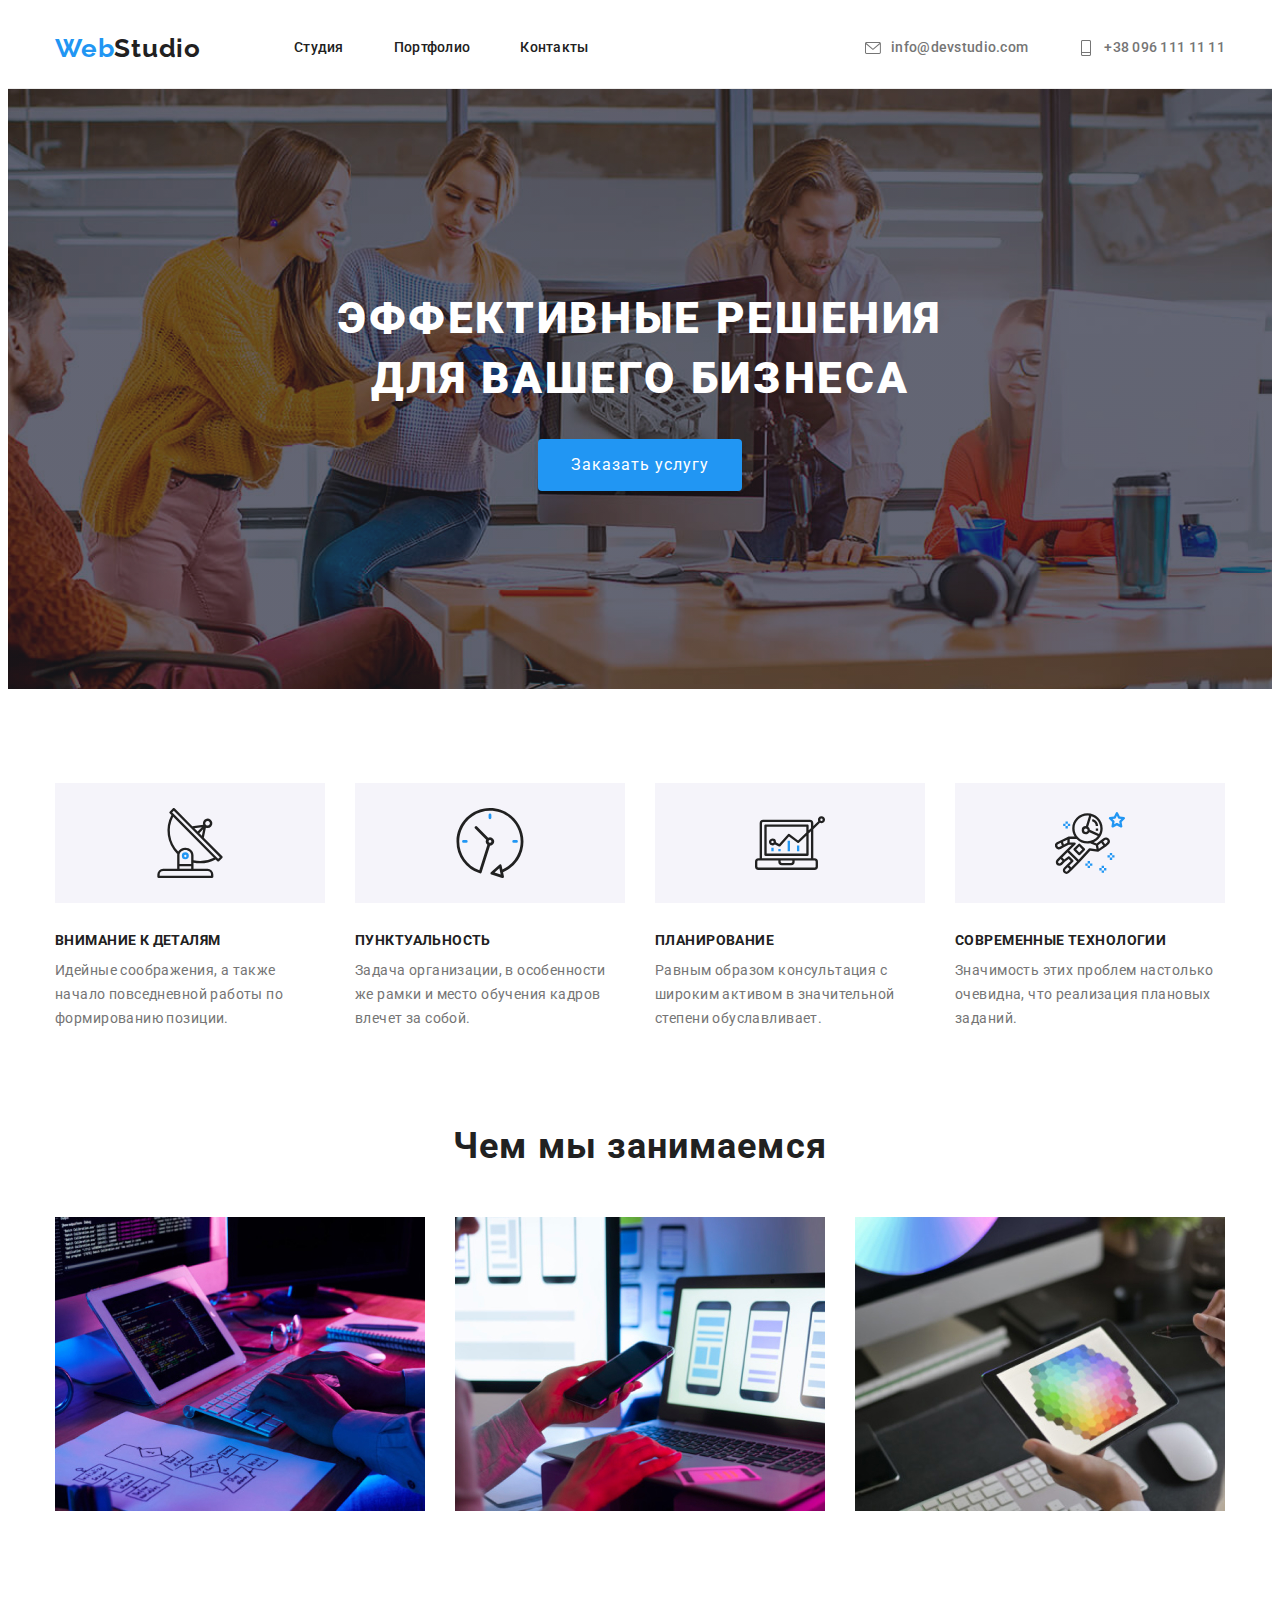
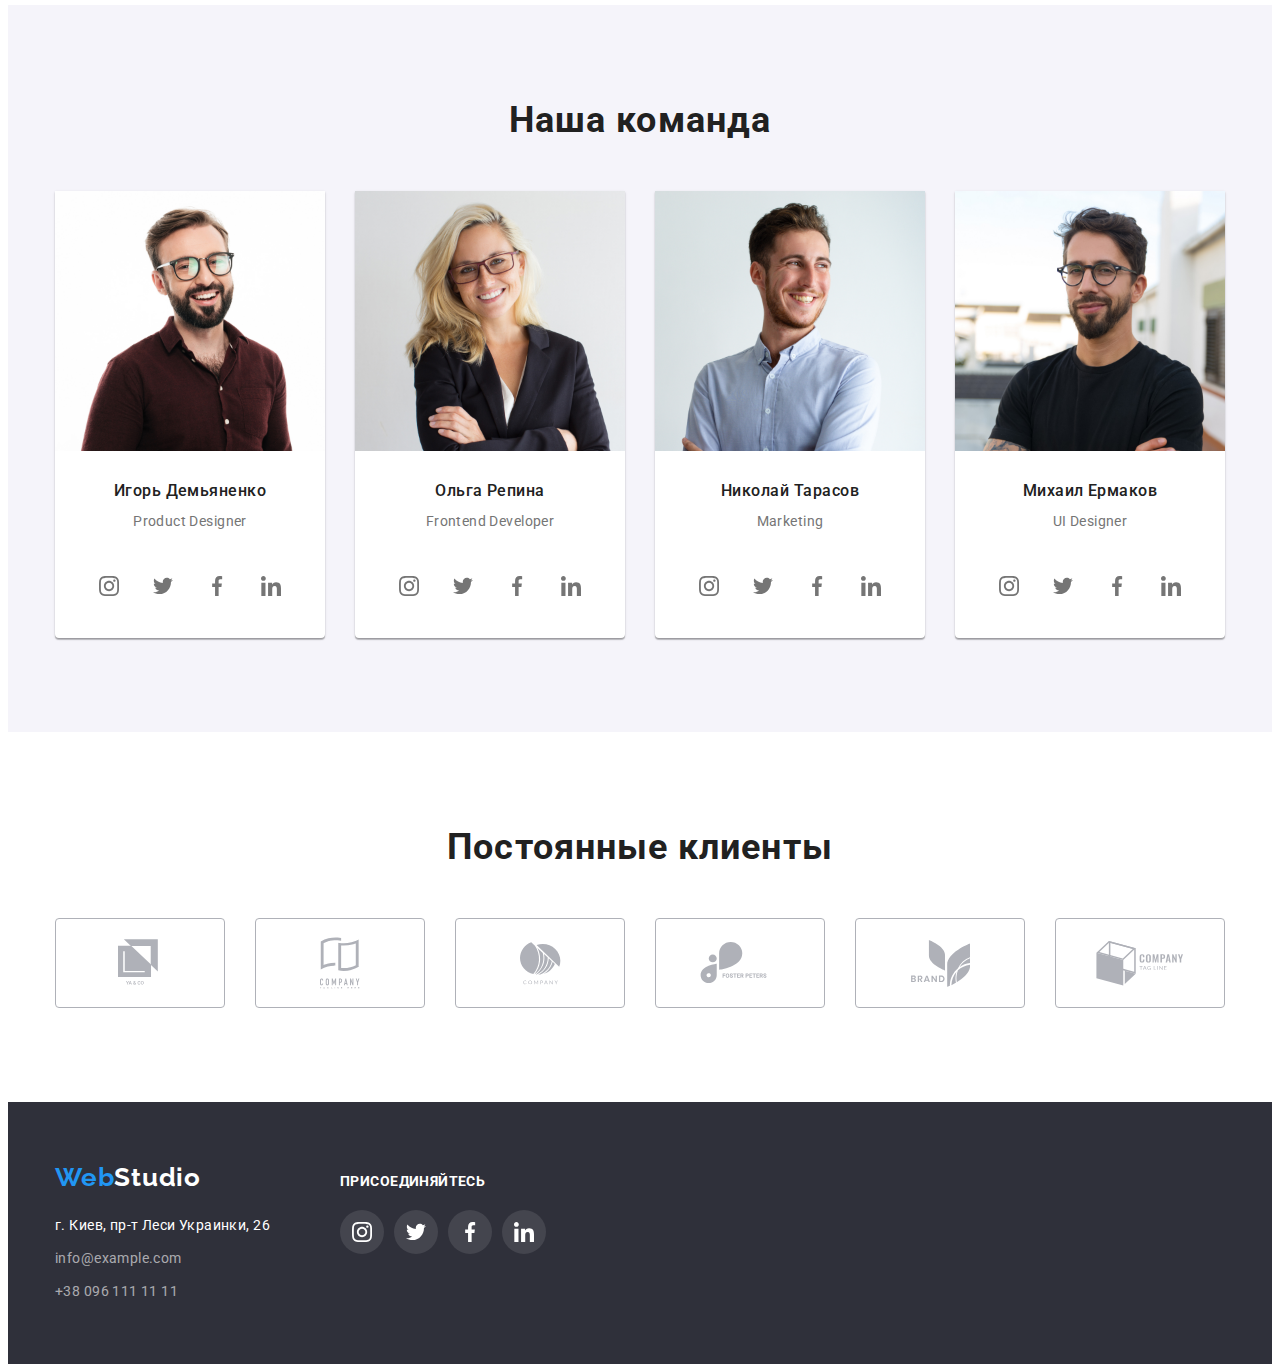
<file: index.html>
<!DOCTYPE html>
<html lang="ru">
<head>
    <meta charset="UTF-8">
    <meta name="viewport" content="width=device-width, initial-scale=1.0">
    <title>WebStudio</title>
    <link href="https://fonts.googleapis.com/css2?family=Roboto:wght@400;500;700;900&display=swap" rel="stylesheet">
    <link rel="stylesheet" href="https://cdnjs.cloudflare.com/ajax/libs/modern-normalize/1.0.0/modern-normalize.min.css"
        integrity="sha512-ISS7cAi1PEhQ8jnbJpJZMd29NlhNj4AWYyLOSp2CE/CsHxTCu+r+t0D2yoJudVrd0/8fTVPUVDzY5Tvli75u/g=="
        crossorigin="anonymous" />
    <link rel="stylesheet" href="./css/style.css">
    <link rel="stylesheet" href="./css/sprite.css">
</head>
<body>
    <header class="navigation">
        <nav class="container main-nav">
            <a href="./index.html" class="logo">
                <span class="logo logo-web">Web</span>Studio
            </a>

            <ul class="site-nav list">
                <li class="item">
                    <a href="./index.html" class="link menu-link">Студия</a>
                </li>
                <li class="item">
                    <a href="./portfolio.html" class="link menu-link">Портфолио</a>
                </li>
                <li class="item">
                    <a href="" class="link menu-link">Контакты</a>
                </li>
            </ul>
        
            <ul class="auth-nav list">
                <li class="item">
                    <a href="mailto:info@devstudio.com" class="link contact-link">
                        <svg class="icon-contact">
                            <use href="./img/symbol-defs (2).svg#icon-mail" />
                        </svg>
                        info@devstudio.com
                    </a>
                </li>
                <li class="item">
                    <a href="tel:+380961111111" class="link contact-link">
                        <svg class="icon-contact">
                            <use href="./img/symbol-defs (2).svg#icon-tel" />
                        </svg>
                        +38 096 111 11 11
                    </a>
                </li>
            </ul>
            
        </nav>
    </header>

    <main>
        <section class="section hero overlay">
            <div>
                <h1 class="hero-title">Эффективные решения для вашего бизнеса</h1>
            </div>
            <div>
                <button class="button" type="button">Заказать услугу</button>
            </div>
        </section>

        <section class="section">
            <h2 hidden>Направление</h2>
            <div class="direction-container container">
                <ul class="list-direction list">
                    <li class="item-direction icon-antenna">
                        <h3 class="directions">Внимание к деталям</h3>
                        <span class="directions-text icon-group">Идейные соображения, а также начало повседневной работы по формированию
                            позиции.</span>
                    </li>
                    <li class="item-direction icon-clock">
                        <h3 class="directions">Пунктуальность</h3>
                        <span>Задача организации, в особенности же рамки и место обучения кадров влечет за собой.</span>
                    </li>
                    <li class="item-direction icon-diagram">
                        <h3 class="directions">Планирование</h3>
                        <span>Равным образом консультация с широким активом в значительной степени обуславливает.</span>
                    </li>
                    <li class="item-direction icon-astronaut">
                        <h3 class="directions">Современные технологии</h3>
                        <span>Значимость этих проблем настолько очевидна, что реализация плановых заданий.</span>
                    </li>
                </ul>
            </div>
        </section>


        <section class="section-todo">
            <div class="container">
                <h2 class="section-title">Чем мы занимаемся</h2>
                <ul class="list-direction list actions">
                    <li class="image-todo">
                        <img src="./img/about/notebook.jpg" 
                        height="294"
                        width="370"
                        alt="Прописывает код на компьютере" />
                    </li>
                    <li class="image-todo">
                        <img src="./img/about/tel.jpg" 
                        height="294"
                        width="370"
                        alt="Проверка работоспособности на компьютере и телефоне" />
                    </li>
                    <li class="image-todo">
                        <img src="./img/about/ipod.jpg" 
                        height="294"
                        width="370"                            
                        alt="Работает с планшетом" />
                    </li>
                </ul>
            </div>
        </section>

        <section class="section team-section">
            <div class="container">
                <h2 class="section-title">Наша команда</h2>
                <ul class="list-direction list">
                    <li class="team-item">
                        <img class="image-team" src="./img/team/igor.jpg" 
                        height="260"
                        width="270"
                        alt="Дизайнер Игорь Демьяненко" />
                        <h3 class="name-team">Игорь Демьяненко</h3>
                        <p class="position">Product Designer</p>
                        <ul class="social-links list">
                            <li class="social-item">
                                <a class="social-link" href="https://www.instagram.com/" target="_blank" rel="noopener noreferrer">
                                    <svg class="social-icon">
                                        <use href="./img/symbol-defs (2).svg#icon-instagram-2" />
                                    </svg>
                                </a>
                            </li>
                            <li class="social-item">
                                <a class="social-link" href="https://www.twitter.com/" target="_blank" rel="noopener noreferrer">
                                    <svg class="social-icon">
                                        <use href="./img/symbol-defs (2).svg#icon-twitter-1" />
                                    </svg>
                                </a>
                            </li>
                            <li class="social-item">
                                <a class="social-link" href="https://www.facebook.com/" target="_blank" rel="noopener noreferrer">
                                    <svg class="social-icon">
                                        <use href="./img/symbol-defs (2).svg#icon-facebook-1" />
                                    </svg>
                                </a>
                            </li>
                            <li class="social-item">
                                <a class="social-link" href="https://www.linkedin.com/" target="_blank" rel="noopener noreferrer">
                                    <svg class="social-icon">
                                        <use href="./img/symbol-defs (2).svg#icon-linkedin-1" />
                                    </svg>
                                </a>
                            </li>
                        </ul>
                    </li>
                    <li class="team-item">
                        <img class="image-team" src="./img/team/olga.jpg" 
                        height="260"
                        width="270"
                        alt="Разработчик Ольга Репина" />
                        <h3 class="name-team">Ольга Репина</h3>
                        <p class="position">Frontend Developer</p>
                        <ul class="social-links list">
                            <li class="social-item">
                                <a class="social-link" href="https://www.instagram.com/" target="_blank" rel="noopener noreferrer">
                                    <svg class="social-icon">
                                        <use href="./img/symbol-defs (2).svg#icon-instagram-2" />
                                    </svg>
                                </a>
                            </li>
                            <li class="social-item">
                                <a class="social-link" href="https://www.twitter.com/" target="_blank" rel="noopener noreferrer">
                                    <svg class="social-icon">
                                        <use href="./img/symbol-defs (2).svg#icon-twitter-1" />
                                    </svg>
                                </a>
                            </li>
                            <li class="social-item">
                                <a class="social-link" href="https://www.facebook.com/" target="_blank" rel="noopener noreferrer">
                                    <svg class="social-icon">
                                        <use href="./img/symbol-defs (2).svg#icon-facebook-1" />
                                    </svg>
                                </a>
                            </li>
                            <li class="social-item">
                                <a class="social-link" href="https://www.linkedin.com/" target="_blank" rel="noopener noreferrer">
                                    <svg class="social-icon">
                                        <use href="./img/symbol-defs (2).svg#icon-linkedin-1" />
                                    </svg>
                                </a>
                            </li>
                        </ul>
                    </li>
                    <li class="team-item">
                        <img class="image-team" src="./img/team/nikolai.jpg" 
                        height="260"
                        width="270"
                        alt="Маркетолог Николай Тарасов" />
                        <h3 class="name-team">Николай Тарасов</h3>
                        <p class="position">Marketing</p>
                        <ul class="social-links list">
                            <li class="social-item">
                                <a class="social-link" href="https://www.instagram.com/" target="_blank" rel="noopener noreferrer">
                                    <svg class="social-icon">
                                        <use href="./img/symbol-defs (2).svg#icon-instagram-2" />
                                    </svg>
                                </a>
                            </li>
                            <li class="social-item">
                                <a class="social-link" href="https://www.twitter.com/" target="_blank" rel="noopener noreferrer">
                                    <svg class="social-icon">
                                        <use href="./img/symbol-defs (2).svg#icon-twitter-1" />
                                    </svg>
                                </a>
                            </li>
                            <li class="social-item">
                                <a class="social-link" href="https://www.facebook.com/" target="_blank" rel="noopener noreferrer">
                                    <svg class="social-icon">
                                        <use href="./img/symbol-defs (2).svg#icon-facebook-1" />
                                    </svg>
                                </a>
                            </li>
                            <li class="social-item">
                                <a class="social-link" href="https://www.linkedin.com/" target="_blank" rel="noopener noreferrer">
                                    <svg class="social-icon">
                                        <use href="./img/symbol-defs (2).svg#icon-linkedin-1" />
                                    </svg>
                                </a>
                            </li>
                        </ul>
                    </li>
                    <li class="team-item">
                        <img class="image-team" src="./img/team/michael.jpg" 
                        height="260"
                        width="270"
                        alt="Дизайнер Михаил Ермаков" />
                        <h3 class="name-team">Михаил Ермаков</h3>
                        <p class="position">UI Designer</p>
                        <ul class="social-links list">
                            <li class="social-item">
                                <a class="social-link" href="https://www.instagram.com/" target="_blank" rel="noopener noreferrer">
                                    <svg class="social-icon">
                                        <use href="./img/symbol-defs (2).svg#icon-instagram-2" />
                                    </svg>
                                </a>
                            </li>
                            <li class="social-item">
                                <a class="social-link" href="https://www.twitter.com/" target="_blank" rel="noopener noreferrer">
                                    <svg class="social-icon">
                                        <use href="./img/symbol-defs (2).svg#icon-twitter-1" />
                                    </svg>
                                </a>
                            </li>
                            <li class="social-item">
                                <a class="social-link" href="https://www.facebook.com/" target="_blank" rel="noopener noreferrer">
                                    <svg class="social-icon">
                                        <use href="./img/symbol-defs (2).svg#icon-facebook-1" />
                                    </svg>
                                </a>
                            </li>
                            <li class="social-item">
                                <a class="social-link" href="https://www.linkedin.com/" target="_blank" rel="noopener noreferrer">
                                    <svg class="social-icon">
                                        <use href="./img/symbol-defs (2).svg#icon-linkedin-1" />
                                    </svg>
                                </a>
                            </li>
                        </ul>
                    </li>
                </ul>
            </div>
        </section>
    </main>

    <section class="section">
        <div class="container">
            <h2 class="section-title">Постоянные клиенты</h2>
            <ul class="list customers">
                <li class="customer-item">
                    <a class="customer-link link" href="">
                        <svg class="icon-customer icon-yaco">
                            <use href="./img/symbol-defs (2).svg#icon-yaco" />
                        </svg>
                    </a>
                </li>
                <li class="customer-item">
                    <a class="customer-link" href="">
                        <svg class="icon-customer icon-company_tag_here">
                            <use href="./img/symbol-defs (2).svg#icon-company_tag_here" />
                        </svg>
                    </a>
                </li>
                <li class="customer-item">
                    <a class="customer-link" href="">
                        <svg class="icon-customer icon-company">
                            <use href="./img/symbol-defs (2).svg#icon-company" />
                        </svg>
                    </a>
                </li>
                <li class="customer-item">
                    <a class="customer-link" href="">
                        <svg class="icon-customer icon-foster_peters">
                            <use href="./img/symbol-defs (2).svg#icon-foster_peters" />
                        </svg>
                    </a>
                </li>
                <li class="customer-item">
                    <a class="customer-link" href="">
                        <svg class="icon-customer icon-brand">
                            <use href="./img/symbol-defs (2).svg#icon-brand" />
                        </svg>
                    </a>
                </li>
                <li class="customer-item">
                    <a class="customer-link" href="">
                        <svg class="icon-customer icon-company_tag_line">
                            <use href="./img/symbol-defs (2).svg#icon-company_tag_line" />
                        </svg>
                    </a>
                </li>
            </ul>
        </div>
    </section>

    <footer class="footer">
        <div class="container footer-container">
            <div>
                <div class="logo-footer">
                    <p><a href="" class="logo-white">
                        <span class="logo logo-web">Web</span>Studio</a>                        </p>
                </div>
                <div>
                    <ul class="list">
                        <li class="footer-contacts-link">
                            <a href="https://goo.gl/maps/QSxvcTna7RhHoLni9" target="blank" rel="noopener noreferer" class="link adress">г. Киев, пр-т Леси Украинки, 26</a></li>
                        <li class="footer-contacts-link">
                            <a href="mailto:info@example.com" class="link footer-contacts">info@example.com</a></li>
                        <li class="footer-contacts-link">
                            <a href="tel:+380991111111" class="link footer-contacts">+38 096 111 11 11</a></li>
                    </ul>
                </div>
            </div>
            <div class="footer-links">
                <h2 class="join">Присоединяйтесь</h2>
                <ul class="social-links list">
                    <li class="social-item-footer">
                        <a class="social-link-footer" href="https://www.instagram.com/" target="_blank" rel="noopener noreferrer">
                            <svg class="social-icon-footer">
                                <use href="./img/symbol-defs (2).svg#icon-instagram-2" />
                            </svg>
                        </a>
                    </li>
                    <li class="social-item">
                        <a class="social-link-footer" href="https://www.twitter.com/" target="_blank" rel="noopener noreferrer">
                            <svg class="social-icon-footer">
                                <use href="./img/symbol-defs (2).svg#icon-twitter-1" />
                            </svg>
                        </a>
                    </li>
                    <li class="social-item">
                        <a class="social-link-footer" href="https://www.facebook.com/" target="_blank" rel="noopener noreferrer">
                            <svg class="social-icon-footer">
                                <use href="./img/symbol-defs (2).svg#icon-facebook-1" />
                            </svg>
                        </a>
                    </li>
                    <li class="social-item">
                        <a class="social-link-footer" href="https://www.linkedin.com/" target="_blank" rel="noopener noreferrer">
                            <svg class="social-icon-footer">
                                <use href="./img/symbol-defs (2).svg#icon-linkedin-1" />
                            </svg>
                        </a>
                    </li>
                </ul>
            </div>
        </div>
    </footer>
</body>
</html>
</file>
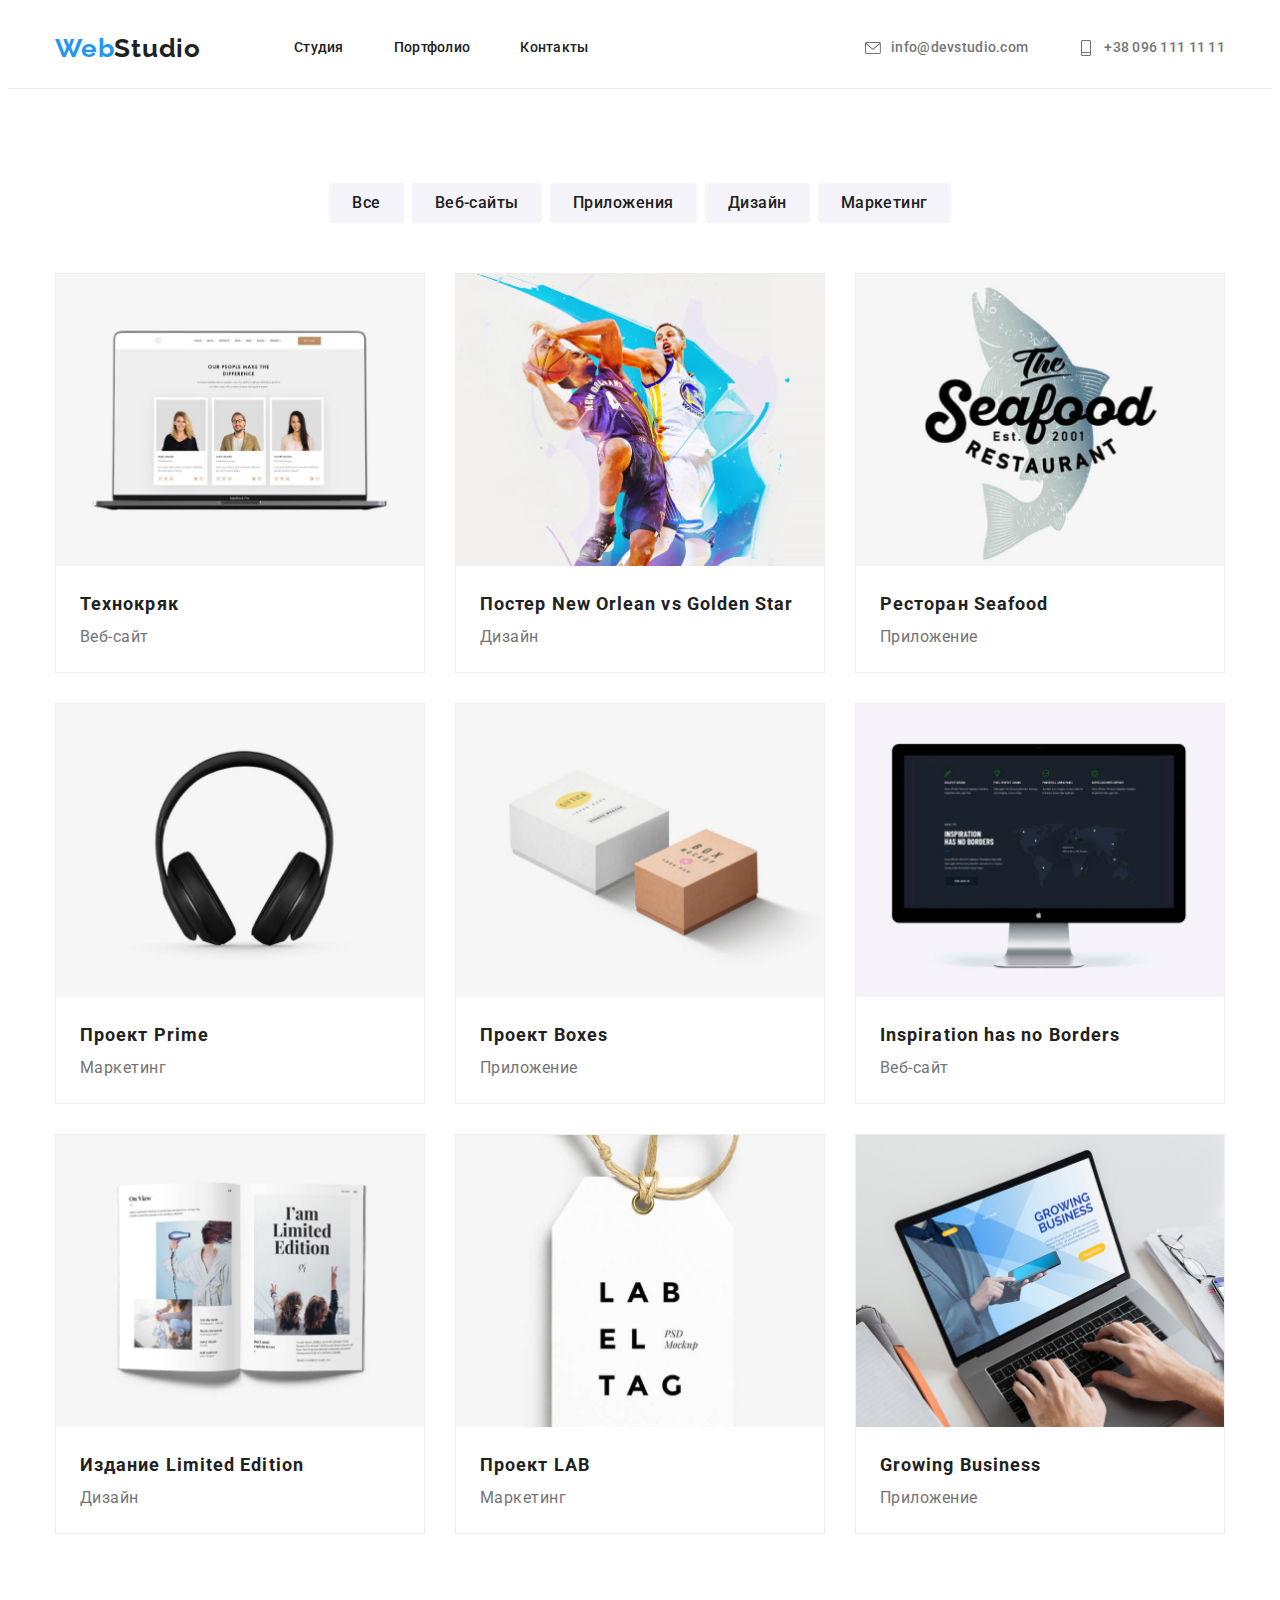
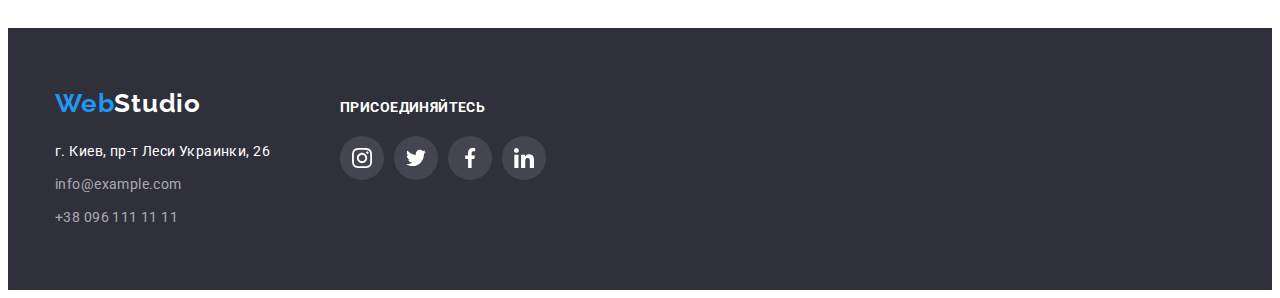
<file: portfolio.html>
<!DOCTYPE html>
<html lang="ru">

<head>
  <meta charset="UTF-8">
  <meta name="viewport" content="width=device-width, initial-scale=1.0">
  <title>WebStudio</title>
  <link href="https://fonts.googleapis.com/css2?family=Roboto:wght@400;500;700;900&display=swap" rel="stylesheet">
  <link rel="stylesheet" href="https://cdnjs.cloudflare.com/ajax/libs/modern-normalize/1.0.0/modern-normalize.min.css"
    integrity="sha512-ISS7cAi1PEhQ8jnbJpJZMd29NlhNj4AWYyLOSp2CE/CsHxTCu+r+t0D2yoJudVrd0/8fTVPUVDzY5Tvli75u/g=="
    crossorigin="anonymous" />
  <link rel="stylesheet" href="./css/style.css">
</head>

<body>
    <header class="navigation">
      <nav class="container main-nav">
        <a href="./index.html" class="logo">
          <span class="logo logo-web">Web</span>Studio
        </a>
    
        <ul class="site-nav list">
          <li class="item">
            <a href="./index.html" class="link menu-link">Студия</a>
          </li>
          <li class="item">
            <a href="./portfolio.html" class="link menu-link">Портфолио</a>
          </li>
          <li class="item">
            <a href="" class="link menu-link">Контакты</a>
          </li>
        </ul>
    
        <ul class="auth-nav list">
          <li class="item">
            <a href="mailto:info@devstudio.com" class="link contact-link">
              <svg class="icon-contact">
                <use href="./img/symbol-defs (2).svg#icon-mail" />
              </svg>
              info@devstudio.com
            </a>
          </li>
          <li class="item">
            <a href="tel:+380961111111" class="link contact-link">
              <svg class="icon-contact">
                <use href="./img/symbol-defs (2).svg#icon-tel" />
              </svg>
              +38 096 111 11 11
            </a>
          </li>
        </ul>
    
      </nav>
    </header>



  <main>
    <section>
      <div class="prod-container container">
          <h1 hidden>Работы</h1>
            <ul class="list-direction-port list">
              <li class="button-menu-list"><button class="list-button" type="button">Все</button></li>
              <li class="button-menu-list"><button class="list-button" type="button">Веб-сайты</button></li>
              <li class="button-menu-list"><button class="list-button" type="button">Приложения</button></li>
              <li class="button-menu-list"><button class="list-button" type="button">Дизайн</button></li>
              <li class="button-menu-list"><button class="list-button" type="button">Маркетинг</button></li>
            </ul>

          <ul class="list-products list">
            <li class="products">
              <img src="./img/portfolio/technokryak.jpg" 
              height="294"
              width="370"
              alt="Технокряк" />
              <div class="description">
                <h2 class="product-name">Технокряк</h2>
                <p class="category">Веб-сайт</p>
              </div>
            </li>
            <li class="products">
              <img src="./img/portfolio/poster.jpg" 
              height="294"
              width="370"
              alt="Постер" />
              <div class="description">
                <h2 class="product-name">Постер New Orlean vs Golden Star</h2>
                <p class="category">Дизайн</p>
              </div>
            </li>
            <li class="products">
              <img src="./img/portfolio/restaurant.jpg" 
              height="294"
              width="370"
              alt="Логотип ресторана" />
              <div class="description">
                <h2 class="product-name">Ресторан Seafood</h2>
                <p class="category">Приложение</p>
              </div>
            </li>
            <li class="products">
              <img src="./img/portfolio/prime.jpg" 
              height="294"
              width="370"
              alt="Наушники" />
              <div class="description">
                <h2 class="product-name">Проект Prime</h2>
                <p class="category">Маркетинг</p>
              </div>
            </li>
            <li class="products">
              <img src="./img/portfolio/boxes.jpg"
              height="294"
              width="370"
              alt="Коробки" />
              <div class="description">
                <h2 class="product-name">Проект Boxes</h2>
                <p class="category">Приложение</p>
              </div>
            </li>
            <li class="products">
              <img src="./img/portfolio/no-borders.jpg" 
              height="294"
              width="370"
              alt="Монитор" />
              <div class="description">
                <h2 class="product-name">Inspiration has no Borders</h2>
                <p class="category">Веб-сайт</p>
              </div>
            </li>
            <li class="products">
              <img src="./img/portfolio/lim-edition.jpg" 
              height="294"
              width="370"
              alt="Книга" />
              <div class="description">
                <h2 class="product-name">Издание Limited Edition</h2>
                <p class="category">Дизайн</p>
              </div>
            </li>
            <li class="products">
              <img src="./img/portfolio/lab.jpg" 
              height="294"
              width="370"
              alt="Лого" />
              <div class="description">
                <h2 class="product-name">Проект LAB</h2>
                <p class="category">Маркетинг</p>
              </div>
            </li>
            <li class="products">
              <img src="./img/portfolio/growing.jpg" 
              height="294"
              width="370"
              alt="Ноутбук" />
              <div class="description">
                <h2 class="product-name">Growing Business</h2>
                <p class="category">Приложение</p>
              </div>
            </li>
          </ul>
      </div>
    </section>
  </main>

    <footer class="footer">
      <div class="container footer-container">
        <div>
          <div class="logo-footer">
            <p><a href="" class="logo-white">
                <span class="logo logo-web">Web</span>Studio</a> </p>
          </div>
          <div>
            <ul class="list">
              <li class="footer-contacts-link">
                <a href="https://goo.gl/maps/QSxvcTna7RhHoLni9" target="blank" rel="noopener noreferer"
                  class="link adress">г. Киев, пр-т Леси Украинки, 26</a></li>
              <li class="footer-contacts-link">
                <a href="mailto:info@example.com" class="link footer-contacts">info@example.com</a></li>
              <li class="footer-contacts-link">
                <a href="tel:+380991111111" class="link footer-contacts">+38 096 111 11 11</a></li>
            </ul>
          </div>
        </div>
        <div class="footer-links">
          <h2 class="join">Присоединяйтесь</h2>
          <ul class="social-links list">
            <li class="social-item-footer">
              <a class="social-link-footer" href="https://www.instagram.com/" target="_blank" rel="noopener noreferrer">
                <svg class="social-icon-footer">
                  <use href="./img/symbol-defs (2).svg#icon-instagram-2" />
                </svg>
              </a>
            </li>
            <li class="social-item">
              <a class="social-link-footer" href="https://www.twitter.com/" target="_blank" rel="noopener noreferrer">
                <svg class="social-icon-footer">
                  <use href="./img/symbol-defs (2).svg#icon-twitter-1" />
                </svg>
              </a>
            </li>
            <li class="social-item">
              <a class="social-link-footer" href="https://www.facebook.com/" target="_blank" rel="noopener noreferrer">
                <svg class="social-icon-footer">
                  <use href="./img/symbol-defs (2).svg#icon-facebook-1" />
                </svg>
              </a>
            </li>
            <li class="social-item">
              <a class="social-link-footer" href="https://www.linkedin.com/" target="_blank" rel="noopener noreferrer">
                <svg class="social-icon-footer">
                  <use href="./img/symbol-defs (2).svg#icon-linkedin-1" />
                </svg>
              </a>
            </li>
          </ul>
        </div>
      </div>
    </footer>
</body>
</html>
</file>
<file: css/style.css>
/* raleway-700 - latin */
@font-face {
  font-family: "Raleway";
  font-style: normal;
  font-weight: 700;
  src: url("../fonts/raleway-v18-latin-700.eot");
  src: local(""), url("../fonts/raleway-v18-latin-700.eot?#iefix") format("embedded-opentype"),
    url("../fonts/raleway-v18-latin-700.woff2") format("woff2"),
    url("../fonts/raleway-v18-latin-700.woff") format("woff"),
    url("../fonts/raleway-v18-latin-700.ttf") format("truetype"),
    url("../fonts/raleway-v18-latin-700.svg#Raleway") format("svg");
}

html {
  box-sizing: border-box;
}

*,
*::before,
*::after {
  box-sizing: inherit;
}

h1,
h2,
h3,
p {
  margin-top: 0;
  margin-bottom: 0;
}

:root {
  --main-text-cl: #757575;
  --accent-cl: #2196f3;
  --black: #212121;
  --white: #ffffff;
  --dark-bg: #2f303a;
  --grey-bg: #f5f4fa;
  --icon-grey: #afb1b8;
}

body * {
  font-family: "Roboto", sans-serif;
  font-size: 14px;
  line-height: 1.71;
  letter-spacing: 0.03em;
  color: var(--main-text-cl);
}

img {
  display: block;
  width: 100%;
  height: auto;
}

/* Утилиты */

.list {
  list-style: none;
  padding: 0;
  margin: 0;
}

.container {
  margin-left: auto;
  margin-right: auto;
  width: 1200px;
  padding-left: 15px;
  padding-right: 15px;
}

/*Main-Nav*/
.main-nav {
  align-items: center;
  display: flex;
}

.logo {
  font-family: "Raleway", sans-serif;
  font-weight: 700;
  font-size: 26px;
  line-height: 1.19;
  letter-spacing: 0.03em;
  text-decoration: none;
  color: var(--black);
}

.logo-web {
  color: var(--accent-cl);
}

/*Navigation*/
.navigation {
  border-bottom: 1px solid #ececec;
}

.site-nav {
  display: flex;
  margin-left: 93px;
}

.site-nav .item + .item {
  margin-left: 50px;
}

.link {
  color: var(--main-text-cl);
  fill: var(--main-text-cl);
  text-decoration: none;
  align-items: center;
}

.site-nav .link {
  display: block;
  padding-top: 32px;
  padding-bottom: 32px;
}

.link:hover,
.link:focus {
  color: var(--accent-cl);
  fill: var(--accent-cl);
}

.menu-link {
  font-weight: 500;
  font-size: 14px;
  line-height: 1.14;
  letter-spacing: 0.02em;
  color: var(--black);
}

/*Auth-nav*/
.auth-nav {
  display: flex;
  margin-left: auto;
}

.item {
  display: block;
  align-items: center;
  justify-content: center;
}

.auth-nav .item + .item {
  margin-left: 50px;
}

.auth-nav .link {
  display: flex;
  padding-top: 32px;
  padding-bottom: 32px;
}

.icon-contact {
  width: 16px;
  height: 16px;
  margin-right: 10px;
}
/*Main*/

.section {
  padding-top: 94px;
  padding-bottom: 94px;
  padding-left: auto;
  padding-right: auto;
}

.contact-link {
  font-weight: 500;
  font-size: 14px;
  line-height: 1.14;
  letter-spacing: 0.02em;
  color: var(--main-text-cl);
}

.section-title {
  margin-bottom: 50px;
  font-weight: 700;
  font-size: 36px;
  line-height: 1.17;
  text-align: center;
  color: var(--black);
}

/*Hero*/
/*Overlay*/
.overlay {
  height: 600px;
  max-width: 1600px;
  margin-left: auto;
  margin-right: auto;
  background-image: linear-gradient(rgba(0, 0, 0, 0.25));
  background-image: radial-gradient(circle at center, rgba(47, 48, 58, 0.4), rgba(47, 48, 58, 0.4)),
    url(../img/decor/hero-image.jpg);
  background-repeat: no-repeat;
  background-position: center;
}

.hero {
  text-align: center;
  padding-top: 200px;
  padding-bottom: 200px;
}

.hero-title {
  width: 696px;
  display: inline-block;
  margin-top: 0px;
  margin-bottom: 30px;

  font-weight: 900;
  font-size: 44px;
  line-height: 1.36;
  letter-spacing: 0.06em;
  text-transform: uppercase;
  color: var(--white);
}

.button {
  display: inline-block;
  padding: 10px 32px;
  min-width: 200px;
  box-shadow: 0px 4px 4px rgba(0, 0, 0, 0.15);
  border: 1px solid transparent;
  border-radius: 4px;

  font-family: inherit;
  font-size: 16px;
  line-height: 1.87;
  align-items: center;
  text-align: center;
  letter-spacing: 0.06em;
  color: var(--white);
  background-color: var(--accent-cl);
}

.button:hover,
.button:focus {
  color: var(--accent-cl);
  background-color: var(--white);
}

/*Section-directions*/

.list-direction {
  display: flex;
  width: auto;
  justify-content: center;
}

.item-direction {
  width: 270px;
}

.item-direction::before {
  display: block;
  content: "";
  height: 120px;
  margin-bottom: 30px;
  background-repeat: no-repeat;
  background-position: center;
  background-color: var(--grey-bg);
}

.icon-antenna::before {
  background-image: url(../img/decor/antenna\ 1.svg);
}
.icon-clock::before {
  background-image: url(../img/decor/clock\ 1.svg);
}

.icon-diagram::before {
  background-image: url(../img/decor/diagram\ 1.svg);
}

.icon-astronaut::before {
  background-image: url(../img/decor/astronaut\ 1.svg);
}

.item-direction:not(:first-child) {
  margin-left: 30px;
}

.directions {
  margin-bottom: 10px;
  font-weight: 700;
  font-size: 14px;
  line-height: 1.14;
  letter-spacing: 0.03em;
  text-transform: uppercase;
  color: var(--black);
}

.directions-text {
  width: 270px;
}

/*What we do*/
.section-todo {
  padding-top: 0px;
  padding-bottom: 94px;
}
.image-todo:not(:first-child) {
  margin-left: 30px;
}

/*Team Section*/
.team-section {
  background-color: var(--grey-bg);
}
.team-item {
  text-align: center;
  width: 270px;
  background-color: var(--white);
  box-shadow: 0px 1px 3px rgba(0, 0, 0, 0.12), 0px 1px 1px rgba(0, 0, 0, 0.14), 0px 2px 1px rgba(0, 0, 0, 0.2);
  border-radius: 0px 0px 4px 4px;
}

.team-item:not(:first-child) {
  margin-left: 30px;
}

.image-team {
  margin-bottom: 30px;
}

.name-team {
  margin-bottom: 10px;
  font-weight: 500;
  font-size: 16px;
  line-height: 1.19;
  text-align: center;
  color: var(--black);
}

.position {
  margin-bottom: 30px;
}

.social-links {
  display: inline-flex;
  margin-bottom: 30px;
}

.social-icon {
  width: 20px;
  height: 20px;
  fill: var(--main-text-cl);
}

.social-icon:hover {
  fill: var(--white);
}

.social-link {
  display: flex;
  align-items: center;
  justify-content: center;
  border-radius: 50%;
  width: 44px;
  height: 44px;
}

.social-link:hover {
  background-color: var(--accent-cl);
}

.social-link:hover .social-icon {
  fill: var(--white);
}

.social-item:not(:first-child) {
  margin-left: 10px;
}

/*Footer*/

.social-link-footer {
  display: flex;
  align-items: center;
  justify-content: center;
  border-radius: 50%;
  width: 44px;
  height: 44px;
  background: rgba(255, 255, 255, 0.1);
}

.social-icon-footer {
  width: 20px;
  height: 20px;
  fill: var(--white);
}

.social-link-footer:hover {
  background-color: var(--accent-cl);
}

.logo-footer {
  margin-top: 60px;
  margin-bottom: 20px;
}

.footer {
  background-color: var(--dark-bg);
  padding-bottom: 60px;
}

.footer-container {
  display: flex;
}

.logo-white {
  font-family: "Raleway", sans-serif;
  font-weight: 700;
  font-size: 26px;
  line-height: 1.19;
  letter-spacing: 0.03em;
  text-decoration: none;
  color: var(--white);
}

.adress {
  color: var(--white);
  font-size: 14px;
  line-height: 1.71;
}

.footer-links {
  margin-left: 70px;
}
.join {
  width: 145px;
  margin-top: 72px;
  margin-bottom: 20px;
  margin-left: ;

  font-weight: 700;
  font-size: 14px;
  line-height: 1.14;
  letter-spacing: 0.03em;
  text-transform: uppercase;
  color: var(--white);
}

.footer-contacts-link:not(:last-child) {
  margin-bottom: 9px;
}

.footer-contacts {
  font-size: 14px;
  line-height: 1.71;
  color: rgba(255, 255, 255, 0.6);
}
/*Постоянные клиенты*/
.customers {
  display: flex;
  flex-wrap: wrap;
}

.customer-item:not(:first-child) {
  margin-left: 30px;
}

.customer-link {
  display: flex;
  align-items: center;
  justify-content: center;
  width: 170px;
  height: 90px;
  border: 1px solid var(--icon-grey);
  border-radius: 4px;
  fill: var(--icon-grey);
}
.customer-item:hover .icon-customer {
  fill: var(--accent-cl);
  border-color: var(--accent-cl);
}

.customer-link:hover,
.customer-link:focus {
  border-color: var(--accent-cl);
}

.icon-customer {
  fill: var(--icon-grey);
}

.icon-yaco {
  width: 44px;
  height: 49px;
}

.icon-company_tag_here {
  width: 40px;
  height: 52px;
}

.icon-company {
  width: 41px;
  height: 43px;
}

.icon-foster_peters {
  width: 80px;
  height: 42px;
}

.icon-brand {
  width: 59px;
  height: 47px;
}

.icon-company_tag_line {
  width: 88px;
  height: 45px;
}
/* Portfolio.html*/

.list-direction-port {
  display: flex;
  width: auto;
  justify-content: center;
  margin-bottom: 50px;
}

.products {
  width: 370px;
  margin-right: 30px;
  margin-bottom: 30px;
  border: 1px solid #eeeeee;
}

.products:nth-child(3n) {
  margin-right: 0px;
}

.products:nth-last-child(-n + 3) {
  margin-bottom: 0px;
}

.products:hover,
.products:focus {
  box-shadow: 0px 1px 1px rgba(0, 0, 0, 0.12), 0px 4px 4px rgba(0, 0, 0, 0.06), 1px 4px 6px rgba(0, 0, 0, 0.16);
}

.product-name {
  font-weight: 700;
  font-size: 18px;
  line-height: 2;
  letter-spacing: 0.06em;
  color: var(--black);
}

.site-nav a.current:visited {
  color: var(--accent-cl);
}

.category {
  font-size: 16px;
  line-height: 1.87;
  letter-spacing: 0.03em;
  color: var(--main-text-cl);
}

.list-button {
  display: inline-block;
  padding: 6px 22px;
  min-width: 73px;
  border: 1px solid transparent;
  font-weight: 500;
  font-size: 16px;
  line-height: 1.62;
  text-align: center;
  letter-spacing: 0.03em;
  color: var(--black);
  background-color: var(--grey-bg);
  border-radius: 4px;
}

.list-button:hover,
.list-button:focus {
  color: var(--white);
  background-color: var(--accent-cl);
  box-shadow: 0px 3px 1px rgba(0, 0, 0, 0.1), 0px 1px 2px rgba(0, 0, 0, 0.08), 0px 2px 2px rgba(0, 0, 0, 0.12);
}

.prod-container {
  padding-top: 94px;
  padding-bottom: 94px;
}

.buttons-menu {
  margin-bottom: 50px;
}

.button-menu-list:not(:first-child) {
  margin-left: 8px;
}

.list-products {
  display: flex;
  flex-wrap: wrap;
}

.description {
  padding: 20px 24px;
}
</file>
<file: css/sprite.css>
.actions {
  display: flex;
  padding: 0;
  margin: 0;
  list-style: none;
}
</file>
